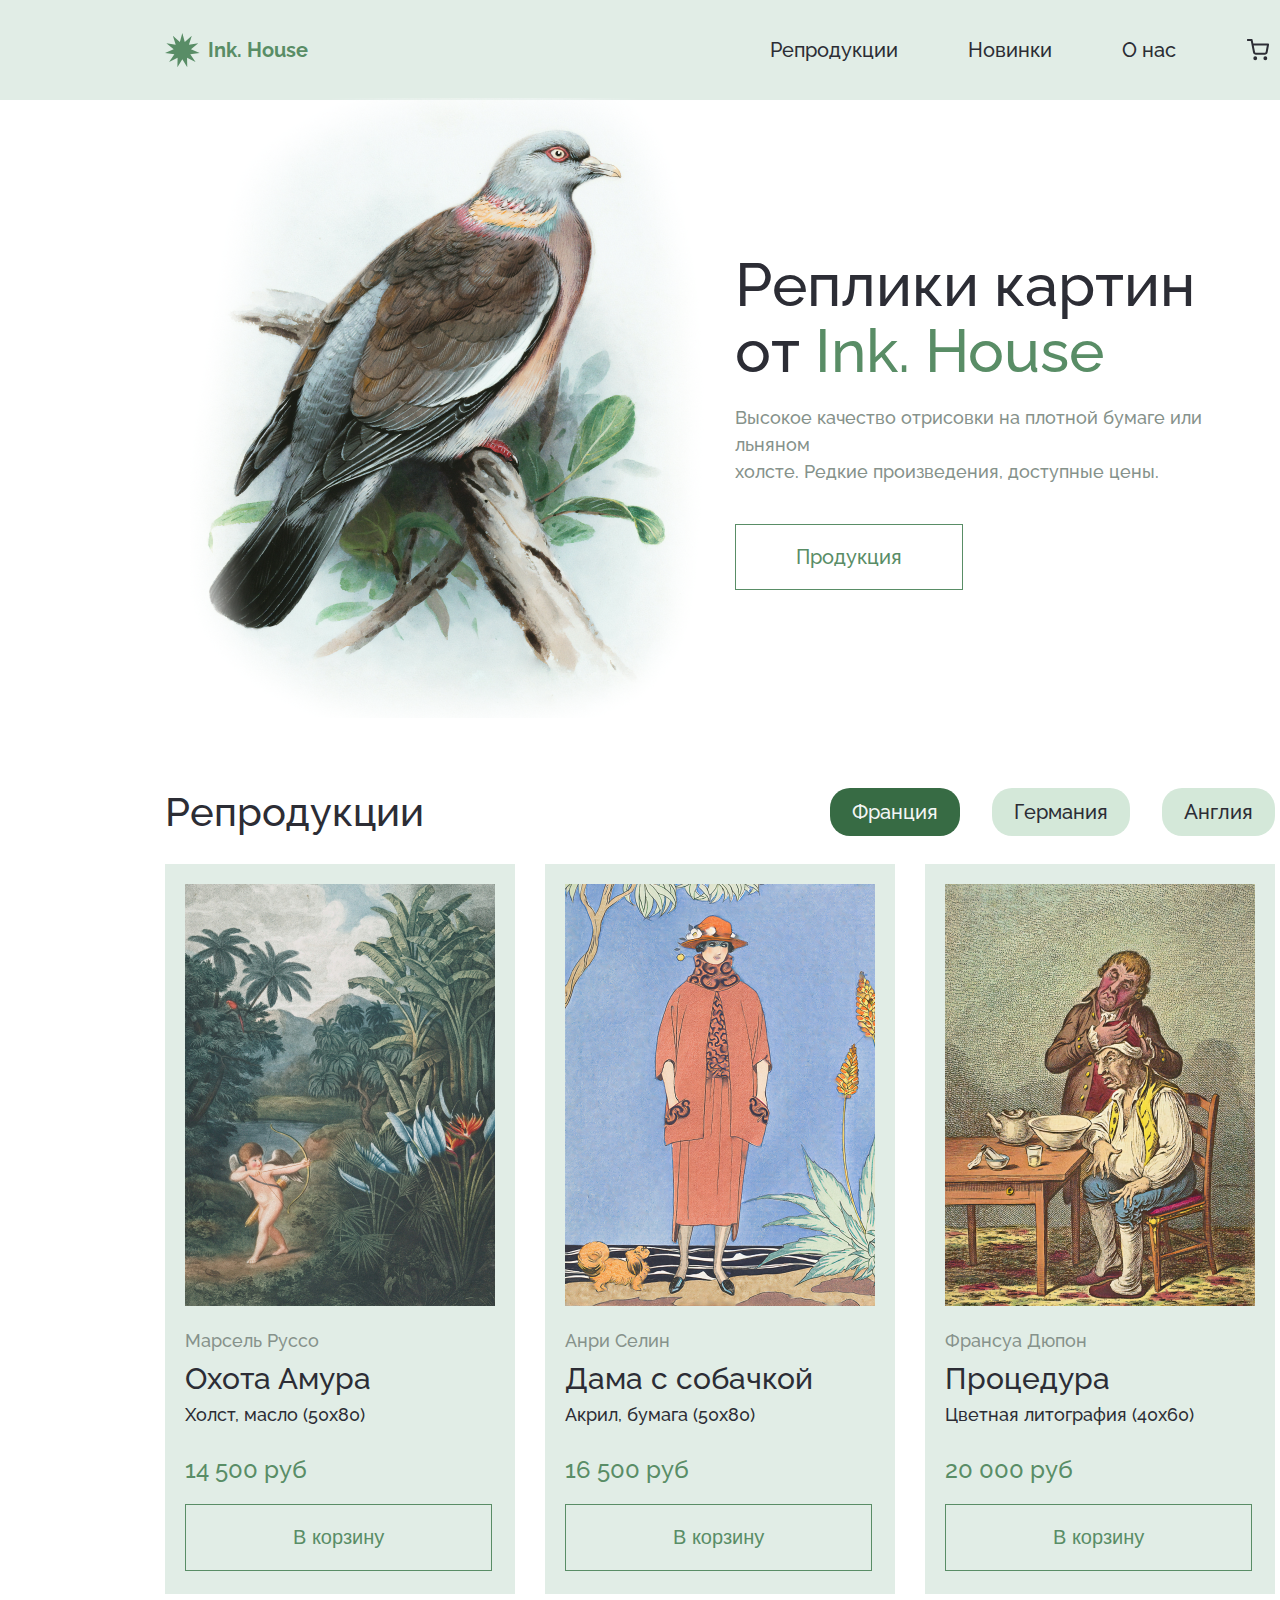
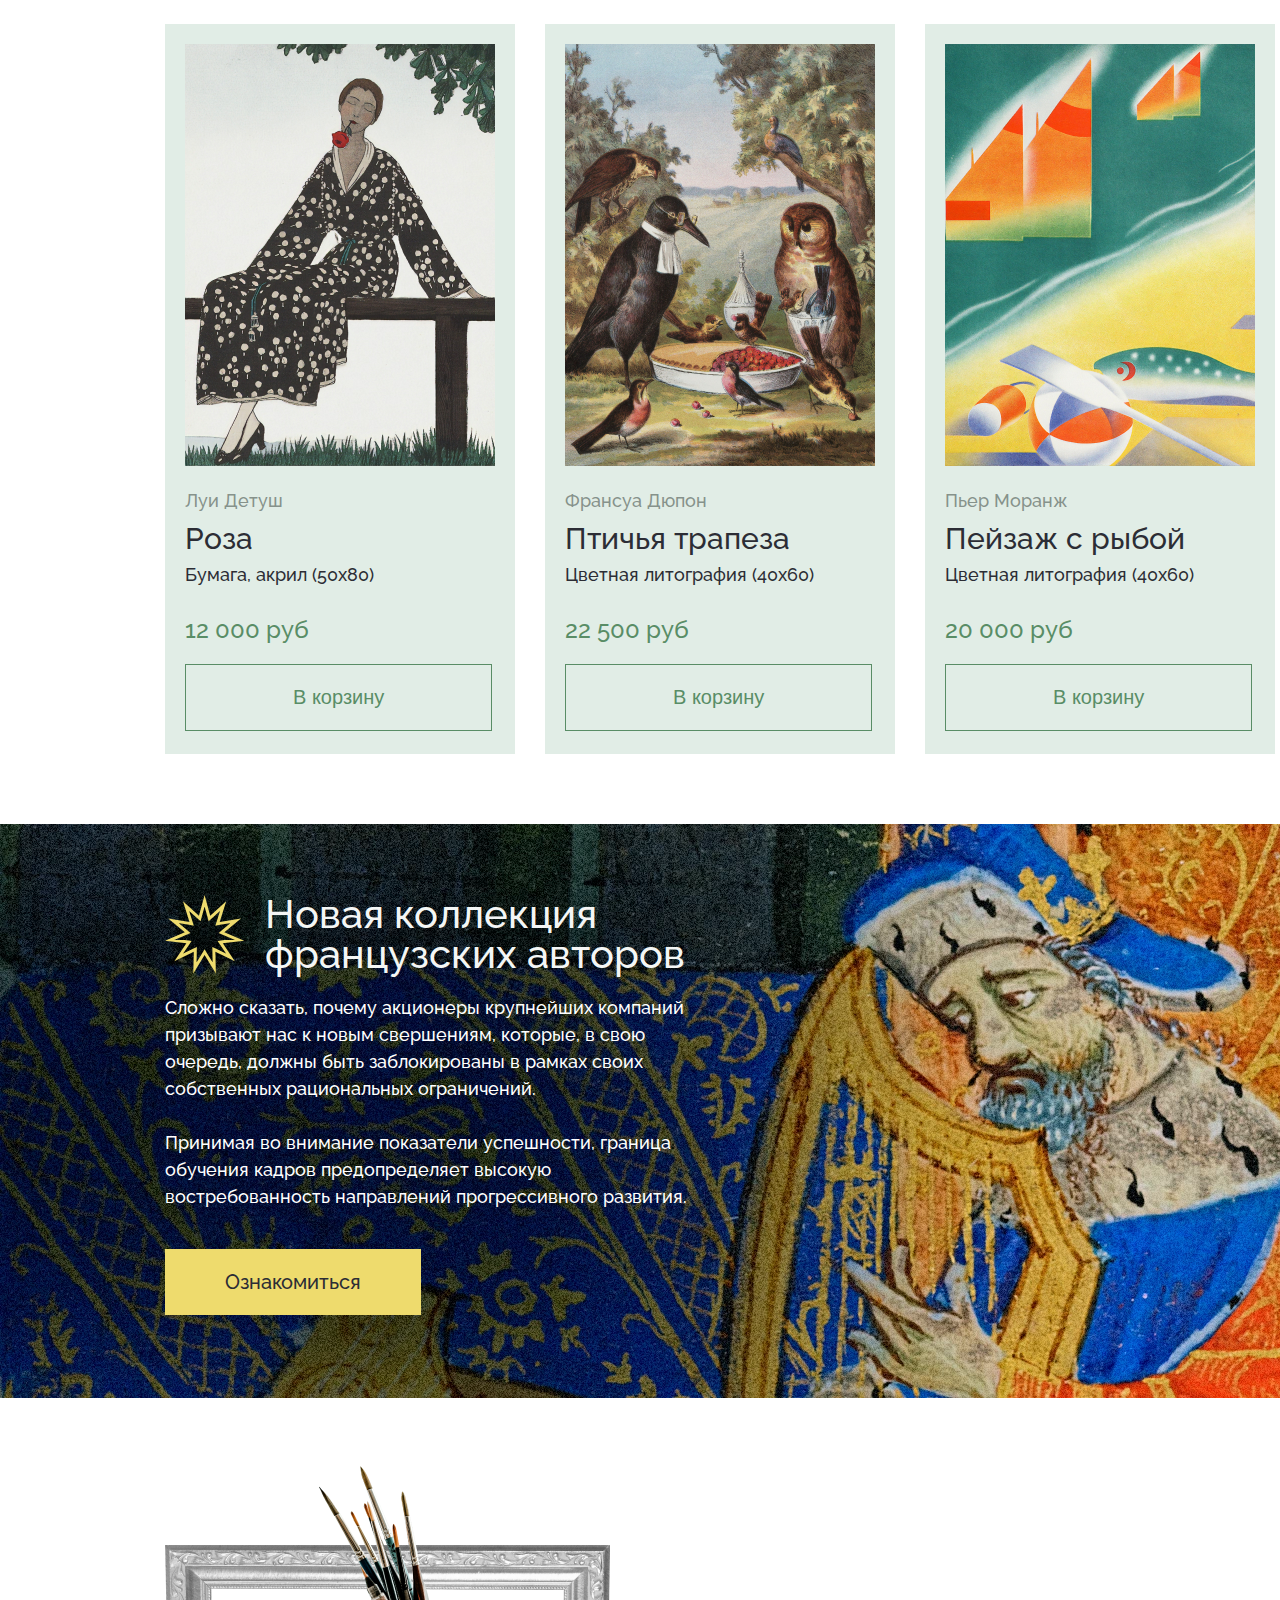
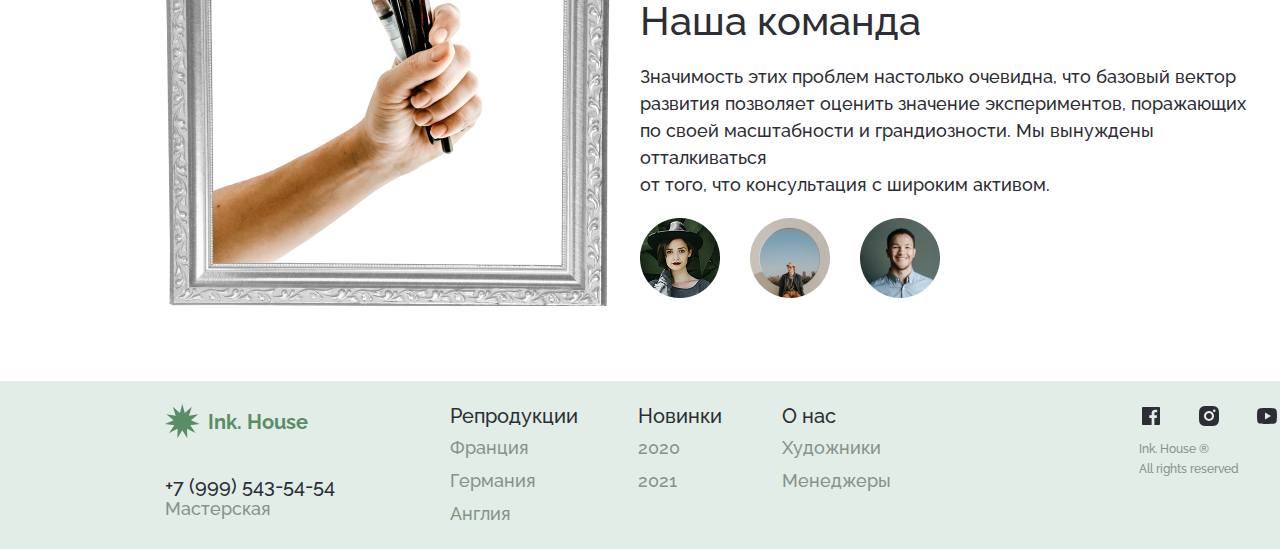
<file: index.html>
<!DOCTYPE html>
<html lang="en">

<head>
	<meta charset="UTF-8">
	<meta name="viewport" content="width=device-width, initial-scale=1.0">
	<title>Реплики картин
		от Ink. House</title>
	<link rel="preconnect" href="https://fonts.googleapis.com">
	<link rel="preconnect" href="https://fonts.gstatic.com" crossorigin>
	<link
		href="https://fonts.googleapis.com/css2?family=Raleway:ital,wght@0,100..900;1,100..900&family=Source+Sans+3:ital,wght@0,200..900;1,200..900&display=swap"
		rel="stylesheet">
	<link rel="stylesheet" href="./css/style.css">
	<link rel="shortcut icon" href="./img/favicon.png" type="image/x-icon">

<body>
	<div class="wrapper">
		<header class="header">
			<div class="logo">
				<img src="./img/logo.svg" alt="logo" class="logo">
				<span class="logo-text">Ink. House</span>
			</div>
			<div class="nav-right">
				<a href="#" class="nav-link">Репродукции</a>
				<a href="#" class="nav-link">Новинки</a>
				<a href="#" class="nav-link">О нас</a>
				<a href="#" class="cart-link">
					<img src="./img/cart.svg" alt="cart">
				</a>
			</div>
		</header>

		<section class="section-hero">
			<div class="hero-img">
				<img src="./img/hero.png" alt="hero">
			</div>
			<div class="hero-content">
				<h1>Реплики картин<br> от <span>Ink. House</span></h1>
				<p>Высокое качество отрисовки на плотной бумаге или льняном<br> холсте. Редкие произведения,
					доступные
					цены.
				</p>
				<a href="#" class="btn-ghost">Продукция</a>
			</div>
		</section>

		<section class="section-repro">
			<div class="section-repro__content">
				<h2>Репродукции</h2>
				<ul>
					<li><a href="index.html" class="active">Франция</a></li>
					<li><a href="germany.html">Германия</a></li>
					<li><a href="england.html">Англия</a></li>
				</ul>
			</div>
			<div class="section-repro__wrapper">
				<div class="section-repro__card">
					<img src="./img/card.jpg" alt="card-1">
					<p class="card-artist">Марсель Руссо</p>
					<h3 class="card-title">Охота Амура</h3>
					<p class="card-details">Холст, масло (50х80)</p>
					<div class="card-footer">
						<span class="card-price">14 500 руб</span>
						<button class="card-button ghost-btn">В корзину</button>
					</div>
				</div>
				<div class="section-repro__card">
					<img src="./img/card2.jpg" alt="card-2">
					<p class="card-artist">Анри Селин</p>
					<h3 class="card-title">Дама с собачкой</h3>
					<p class="card-details">Акрил, бумага (50х80)</p>
					<div class="card-footer">
						<span class="card-price">16 500 руб</span>
						<button class="card-button ghost-btn">В корзину</button>
					</div>
				</div>
				<div class="section-repro__card">
					<img src="./img/card3.jpg" alt="card-3">
					<p class="card-artist">Франсуа Дюпон</p>
					<h3 class="card-title">Процедура</h3>
					<p class="card-details">Цветная литография (40х60)</p>
					<div class="card-footer">
						<span class="card-price">20 000 руб</span>
						<button class="card-button ghost-btn">В корзину</button>
					</div>
				</div>
			</div>

			<div class="section-repro__wrapper">
				<div class="section-repro__card">
					<img src="./img/card4.jpg" alt="card-1">
					<p class="card-artist">Луи Детуш</p>
					<h3 class="card-title">Роза</h3>
					<p class="card-details">Бумага, акрил (50х80)</p>
					<div class="card-footer">
						<span class="card-price">12 000 руб</span>
						<button class="card-button ghost-btn">В корзину</button>
					</div>
				</div>
				<div class="section-repro__card">
					<img src="./img/card5.jpg" alt="card-2">
					<p class="card-artist">Франсуа Дюпон</p>
					<h3 class="card-title">Птичья трапеза</h3>
					<p class="card-details">Цветная литография (40х60)</p>
					<div class="card-footer">
						<span class="card-price">22 500 руб</span>
						<button class="card-button ghost-btn">В корзину</button>
					</div>
				</div>
				<div class="section-repro__card">
					<img src="./img/card6.jpg" alt="card-3">
					<p class="card-artist">Пьер Моранж</p>
					<h3 class="card-title">Пейзаж с рыбой</h3>
					<p class="card-details">Цветная литография (40х60)</p>
					<div class="card-footer">
						<span class="card-price">20 000 руб</span>
						<button class="card-button ghost-btn">В корзину</button>
					</div>
				</div>
			</div>
		</section>

		<section class="banner-wrapper">
			<div class="banner">
				<img src="./img/star2.svg" alt="star" class="banner">
				<p class="banner-text">
					Новая коллекция<br>
					французских авторов
				</p>
			</div>

			<div class="banner-content">
				<p>Сложно сказать, почему акционеры крупнейших компаний<br> призывают нас к новым свершениям, которые, в
					свою<br> очередь,
					должны быть заблокированы в рамках своих<br> собственных рациональных ограничений.
					<br>
					<br>
					Принимая во внимание показатели успешности, граница<br> обучения кадров предопределяет высокую<br>
					востребованность
					направлений прогрессивного развития.
				</p>
				<a href="#">Ознакомиться</a>
			</div>
		</section>

		<section class="section-team">
			<div class="section-team__image-column">
				<img src="./img/ramka.png" alt="Рука держит кисти в рамке">
			</div>

			<div class="section-team__content-column">
				<h3 class="section-team__title">Наша команда</h3>
				<p class="section-team__description">
					Значимость этих проблем настолько очевидна, что базовый
					вектор<br> развития позволяет оценить значение экспериментов,
					поражающих<br> по своей масштабности и грандиозности. Мы
					вынуждены отталкиваться<br> от того, что консультация с широким активом.
				</p>

				<div class="section-team__photos-wrapper">
					<div class="member-photo-container">
						<img src="./img/face.jpg" alt="Член команды 1">
					</div>
					<div class="member-photo-container">
						<img src="./img/face2.jpg" alt="Член команды 2">
					</div>
					<div class="member-photo-container">
						<img src="./img/face3.jpg" alt="Член команды 3">
					</div>
				</div>
			</div>
		</section>

		<section class="section-footer">
			<div class="section-footer__container">
				<div class="section-footer__logo">
					<img class="section-footer__logo-icon" src="./img/star35.svg" alt="star">
					<span class="section-footer__text">Ink. House</span>
				</div>
				<div class="section-footer__column">
					<p class="section-footer__phone">+7 (999) 543-54-54</p>
					<p class="section-footer__workshop">Мастерская</p>
				</div>
			</div>

			<div class="section-footer__links">
				<ul>
					<li class="list-heading">Репродукции</li>
					<li class="list__text">Франция</li>
					<li class="list__text">Германия</li>
					<li class="list__text">Англия</li>
				</ul>

				<ul>
					<li class="list-heading">Новинки</li>
					<li class="list__text">2020</li>
					<li class="list__text">2021</li>
				</ul>

				<ul>
					<li class="list-heading">О нас</li>
					<li class="list__text">Художники</li>
					<li class="list__text">Менеджеры</li>
				</ul>
			</div>

			<div class="section-footer__icons">
				<div>
					<img src="./img/facebook.svg" alt="facebook">
					<img src="./img/instagram.svg" alt="instagram">
					<img src="./img/youtube.svg" alt="youtube">
				</div>

				<div>
					<p>Ink. House ®</p>
					<p>All rights reserved</p>
				</div>
			</div>
		</section>
	</div>

</body>

</html>
</file>
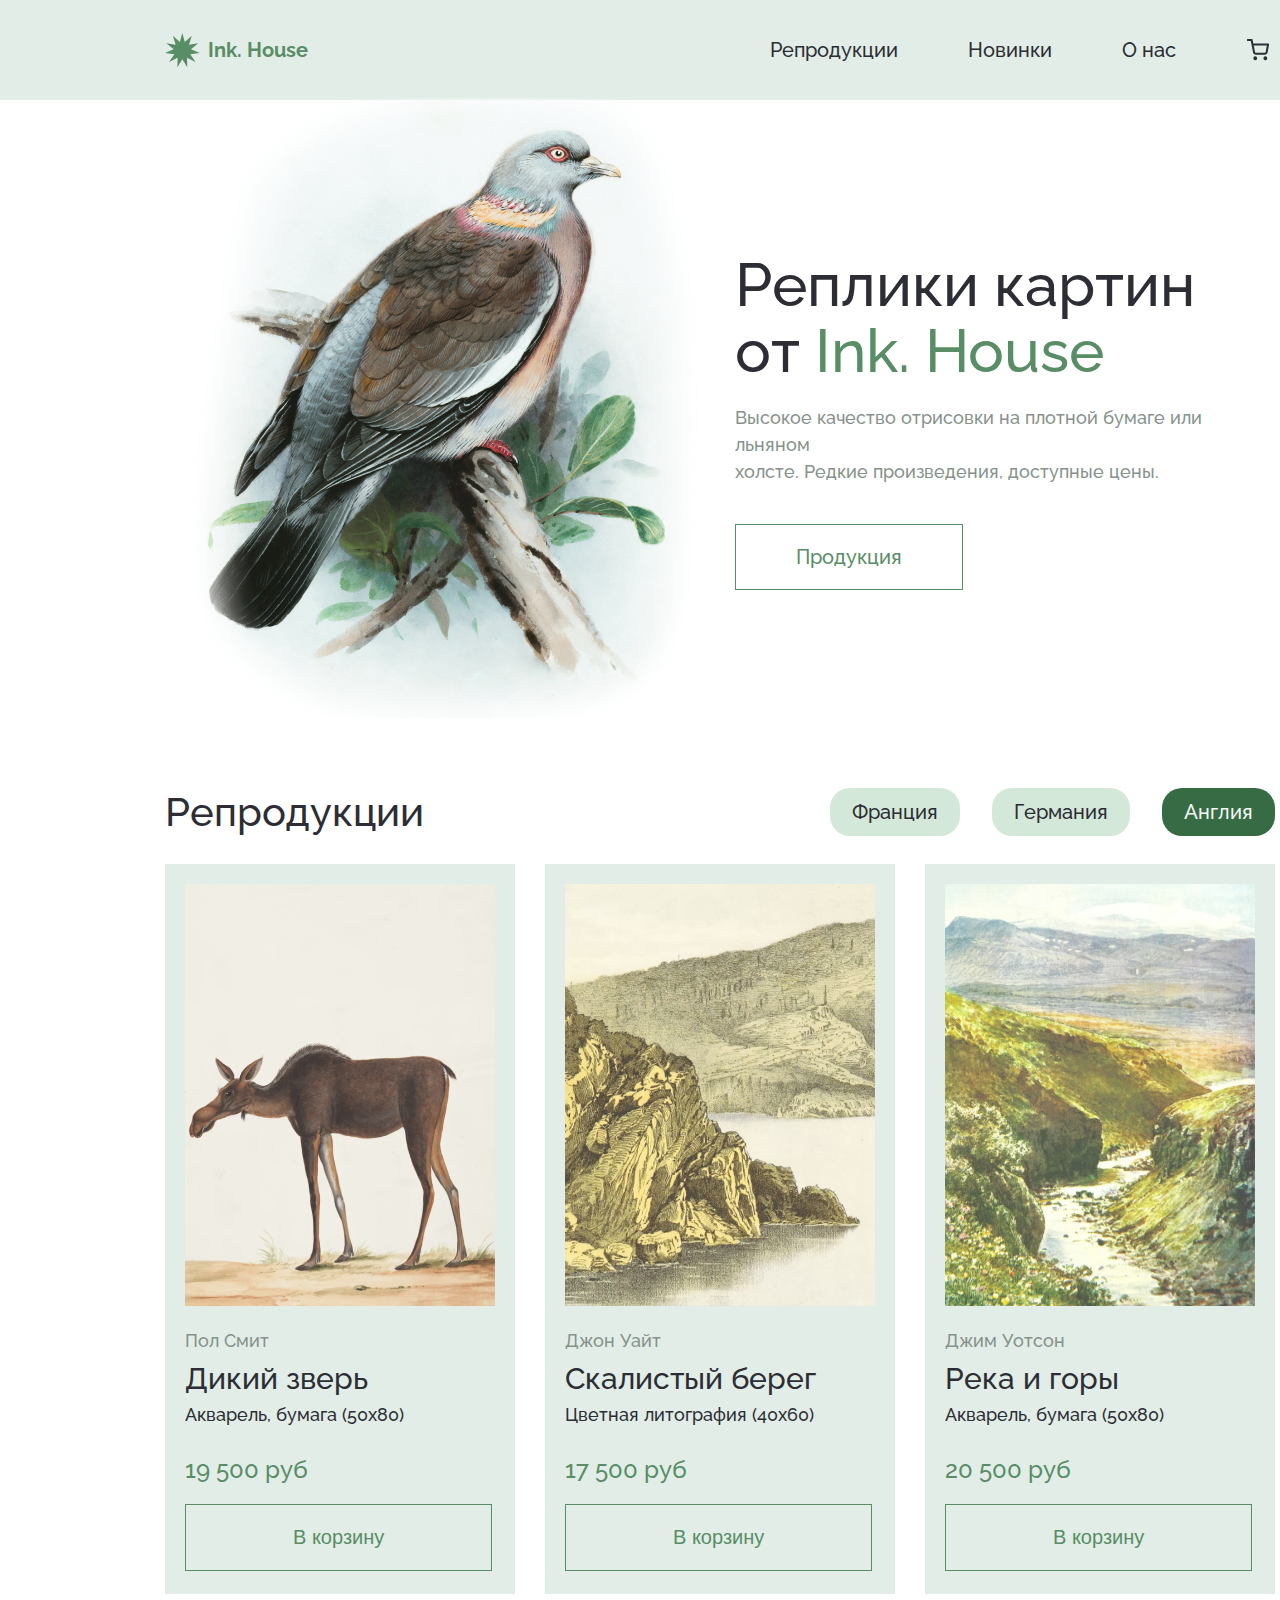
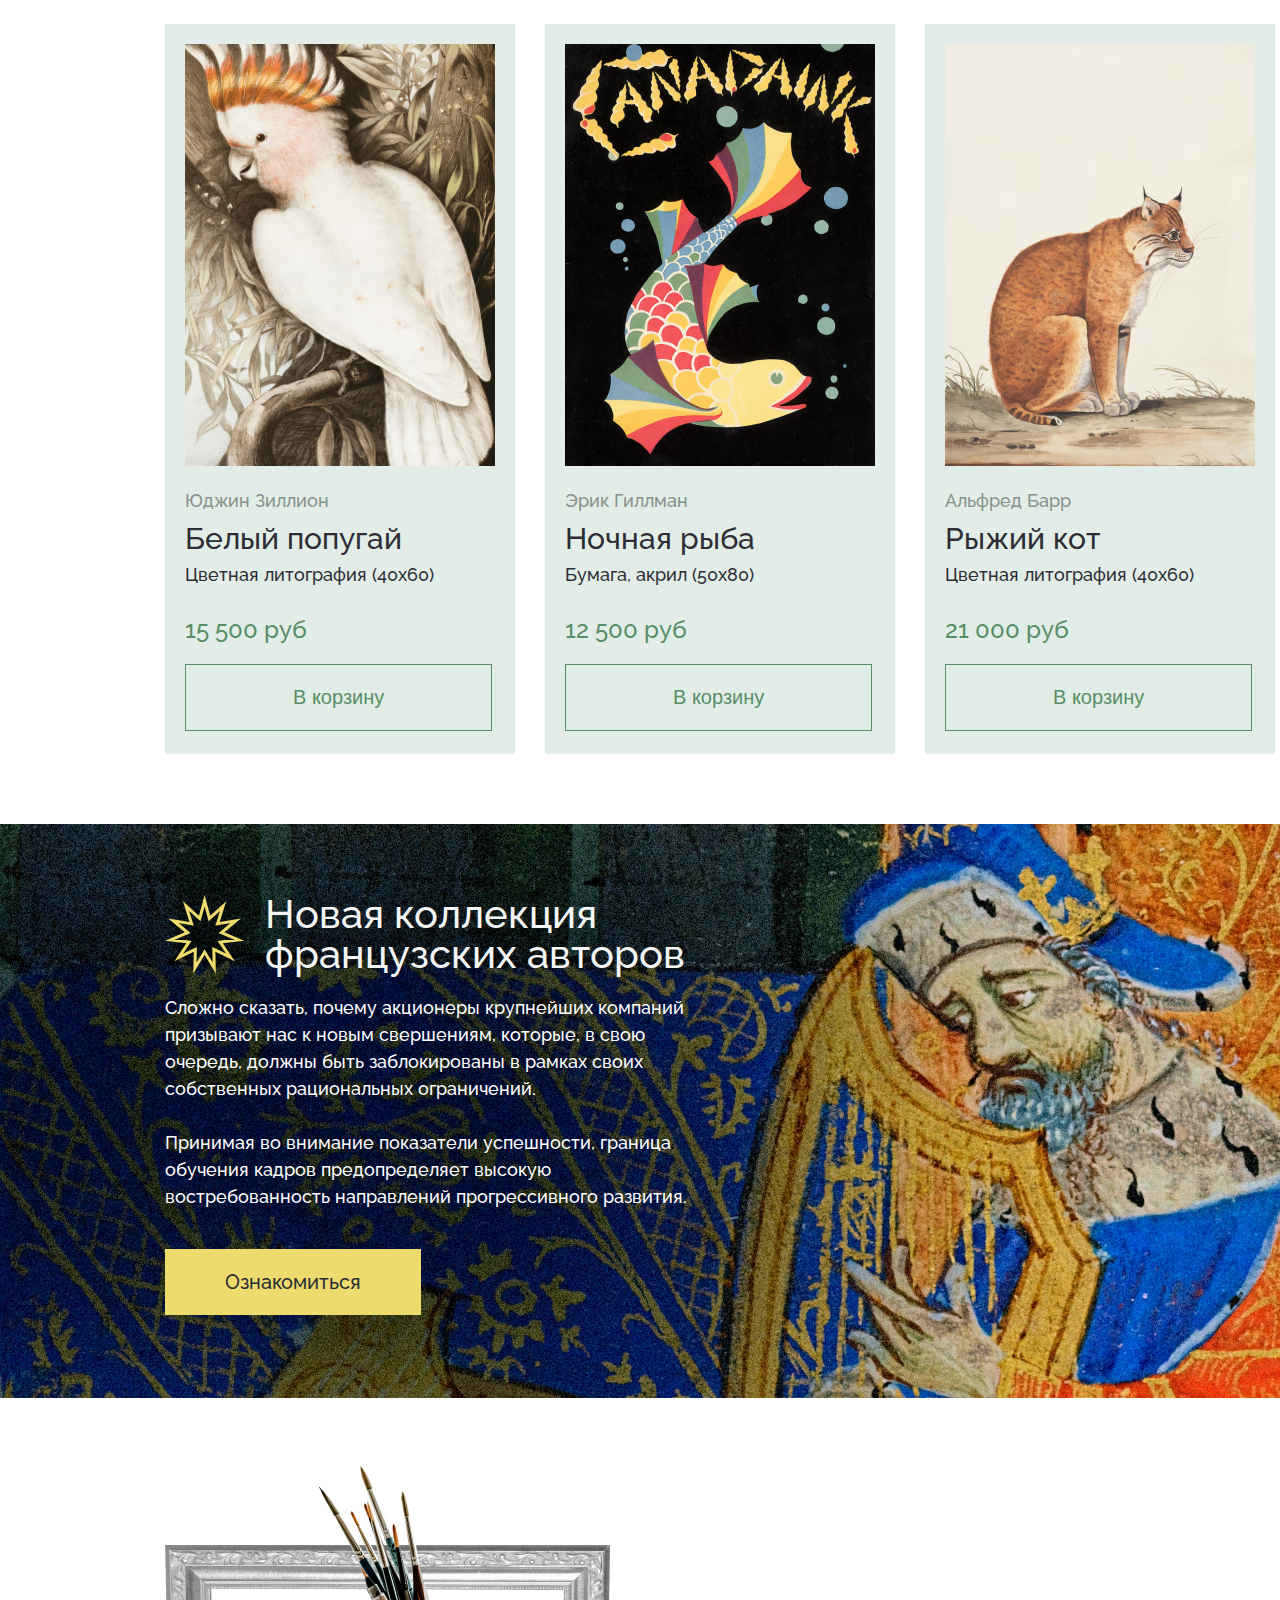
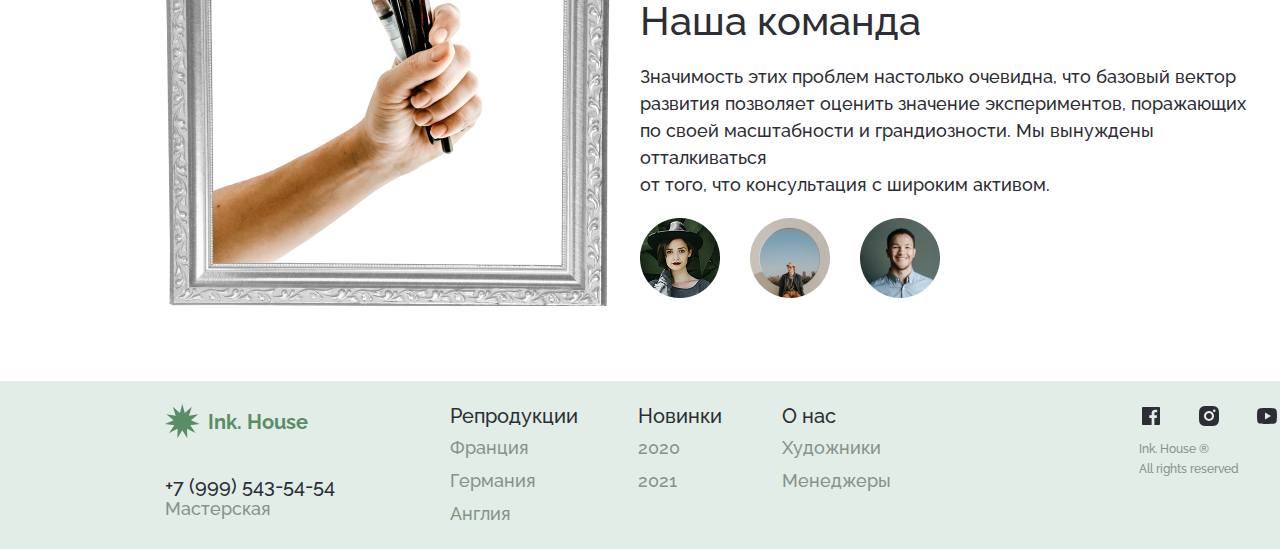
<file: england.html>
<!DOCTYPE html>
<html lang="en">

<html>
<meta charset="UTF-8">
<meta name="viewport" content="width=device-width, initial-scale=1.0">
<title>Реплики картин
	от Ink. House</title>
<link rel="preconnect" href="https://fonts.googleapis.com">
<link rel="preconnect" href="https://fonts.gstatic.com" crossorigin>
<link
	href="https://fonts.googleapis.com/css2?family=Raleway:ital,wght@0,100..900;1,100..900&family=Source+Sans+3:ital,wght@0,200..900;1,200..900&display=swap"
	rel="stylesheet">
<link rel="stylesheet" href="./css/style.css">
<link rel="shortcut icon" href="./img/favicon.png" type="image/x-icon">

<body>
	<div class="wrapper">
		<header class="header">
			<div class="logo">
				<img src="./img/logo.svg" alt="logo" class="logo">
				<span class="logo-text">Ink. House</span>
			</div>
			<div class="nav-right">
				<a href="#" class="nav-link">Репродукции</a>
				<a href="#" class="nav-link">Новинки</a>
				<a href="#" class="nav-link">О нас</a>
				<a href="#" class="cart-link">
					<img src="./img/cart.svg" alt="cart">
				</a>
			</div>
		</header>

		<section class="section-hero">
			<div class="hero-img">
				<img src="./img/hero.png" alt="hero">
			</div>
			<div class="hero-content">
				<h1>Реплики картин<br> от <span>Ink. House</span></h1>
				<p>Высокое качество отрисовки на плотной бумаге или льняном<br> холсте. Редкие произведения,
					доступные
					цены.
				</p>
				<a href="#" class="btn-ghost">Продукция</a>
			</div>
		</section>

		<section class="section-repro">
			<div class="section-repro__content">
				<h2>Репродукции</h2>
				<ul>
					<li><a href="index.html">Франция</a></li>
					<li><a href="germany.html">Германия</a></li>
					<li><a href="england.html" class="active">Англия</a></li>
				</ul>
			</div>
			<div class="section-repro__wrapper">
				<div class="section-repro__card">
					<img src="./img/en1.jpg" alt="card-1">
					<p class="card-artist">Пол Смит</p>
					<h3 class="card-title">Дикий зверь</h3>
					<p class="card-details">Акварель, бумага (50х80)</p>
					<div class="card-footer">
						<span class="card-price">19 500 руб</span>
						<button class="card-button ghost-btn">В корзину</button>
					</div>
				</div>
				<div class="section-repro__card">
					<img src="./img/en2.jpg" alt="card-2">
					<p class="card-artist">Джон Уайт</p>
					<h3 class="card-title">Скалистый берег</h3>
					<p class="card-details">Цветная литография (40х60)</p>
					<div class="card-footer">
						<span class="card-price">17 500 руб</span>
						<button class="card-button ghost-btn">В корзину</button>
					</div>
				</div>
				<div class="section-repro__card">
					<img src="./img/en3.jpg" alt="card-3">
					<p class="card-artist">Джим Уотсон</p>
					<h3 class="card-title">Река и горы</h3>
					<p class="card-details">Акварель, бумага (50х80)</p>
					<div class="card-footer">
						<span class="card-price">20 500 руб</span>
						<button class="card-button ghost-btn">В корзину</button>
					</div>
				</div>
			</div>

			<div class="section-repro__wrapper">
				<div class="section-repro__card">
					<img src="./img/en4.jpg" alt="card-1">
					<p class="card-artist">Юджин Зиллион</p>
					<h3 class="card-title">Белый попугай</h3>
					<p class="card-details">Цветная литография (40х60)</p>
					<div class="card-footer">
						<span class="card-price">15 500 руб</span>
						<button class="card-button ghost-btn">В корзину</button>
					</div>
				</div>
				<div class="section-repro__card">
					<img src="./img/en5.jpg" alt="card-2">
					<p class="card-artist">Эрик Гиллман</p>
					<h3 class="card-title">Ночная рыба</h3>
					<p class="card-details">Бумага, акрил (50х80)</p>
					<div class="card-footer">
						<span class="card-price">12 500 руб</span>
						<button class="card-button ghost-btn">В корзину</button>
					</div>
				</div>
				<div class="section-repro__card">
					<img src="./img/en6.jpg" alt="card-3">
					<p class="card-artist">Альфред Барр</p>
					<h3 class="card-title">Рыжий кот</h3>
					<p class="card-details">Цветная литография (40х60)</p>
					<div class="card-footer">
						<span class="card-price">21 000 руб</span>
						<button class="card-button ghost-btn">В корзину</button>
					</div>
				</div>
			</div>
		</section>

		<section class="banner-wrapper">
			<div class="banner">
				<img src="./img/star2.svg" alt="star" class="banner">
				<p class="banner-text">
					Новая коллекция<br>
					французских авторов
				</p>
			</div>

			<div class="banner-content">
				<p>Сложно сказать, почему акционеры крупнейших компаний<br> призывают нас к новым свершениям, которые, в
					свою<br> очередь,
					должны быть заблокированы в рамках своих<br> собственных рациональных ограничений.
					<br>
					<br>
					Принимая во внимание показатели успешности, граница<br> обучения кадров предопределяет высокую<br>
					востребованность
					направлений прогрессивного развития.
				</p>
				<a href="#">Ознакомиться</a>
			</div>
		</section>

		<section class="section-team">
			<div class="section-team__image-column">
				<img src="./img/ramka.png" alt="Рука держит кисти в рамке">
			</div>

			<div class="section-team__content-column">
				<h3 class="section-team__title">Наша команда</h3>
				<p class="section-team__description">
					Значимость этих проблем настолько очевидна, что базовый
					вектор<br> развития позволяет оценить значение экспериментов,
					поражающих<br> по своей масштабности и грандиозности. Мы
					вынуждены отталкиваться<br> от того, что консультация с широким активом.
				</p>

				<div class="section-team__photos-wrapper">
					<div class="member-photo-container">
						<img src="./img/face.jpg" alt="Член команды 1">
					</div>
					<div class="member-photo-container">
						<img src="./img/face2.jpg" alt="Член команды 2">
					</div>
					<div class="member-photo-container">
						<img src="./img/face3.jpg" alt="Член команды 3">
					</div>
				</div>
			</div>
		</section>

		<section class="section-footer">
			<div class="section-footer__container">
				<div class="section-footer__logo">
					<img class="section-footer__logo-icon" src="./img/star35.svg" alt="star">
					<span class="section-footer__text">Ink. House</span>
				</div>
				<div class="section-footer__column">
					<p class="section-footer__phone">+7 (999) 543-54-54</p>
					<p class="section-footer__workshop">Мастерская</p>
				</div>
			</div>

			<div class="section-footer__links">
				<ul>
					<li class="list-heading">Репродукции</li>
					<li class="list__text">Франция</li>
					<li class="list__text">Германия</li>
					<li class="list__text">Англия</li>
				</ul>

				<ul>
					<li class="list-heading">Новинки</li>
					<li class="list__text">2020</li>
					<li class="list__text">2021</li>
				</ul>

				<ul>
					<li class="list-heading">О нас</li>
					<li class="list__text">Художники</li>
					<li class="list__text">Менеджеры</li>
				</ul>
			</div>

			<div class="section-footer__icons">
				<div>
					<img src="./img/facebook.svg" alt="facebook">
					<img src="./img/instagram.svg" alt="instagram">
					<img src="./img/youtube.svg" alt="youtube">
				</div>

				<div>
					<p>Ink. House ®</p>
					<p>All rights reserved</p>
				</div>
			</div>
		</section>
	</div>

</body>

</html>
</file>
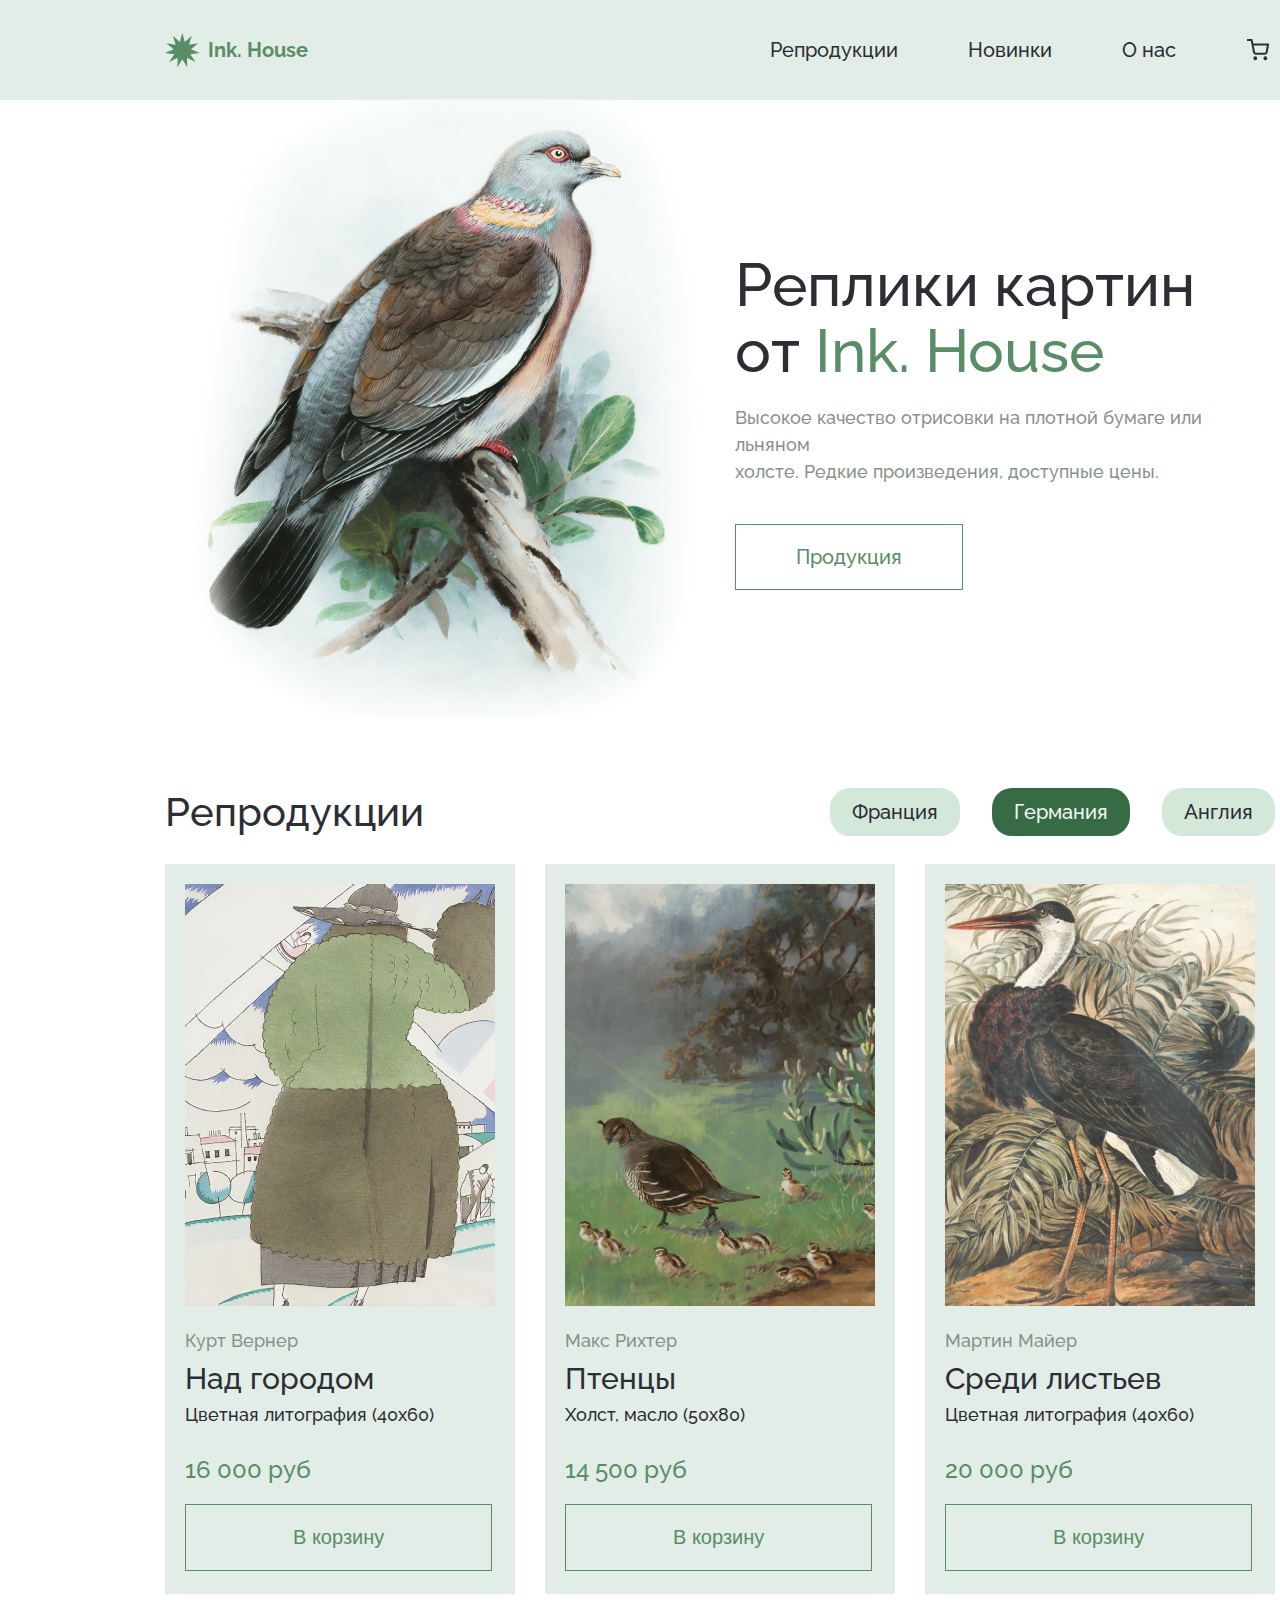
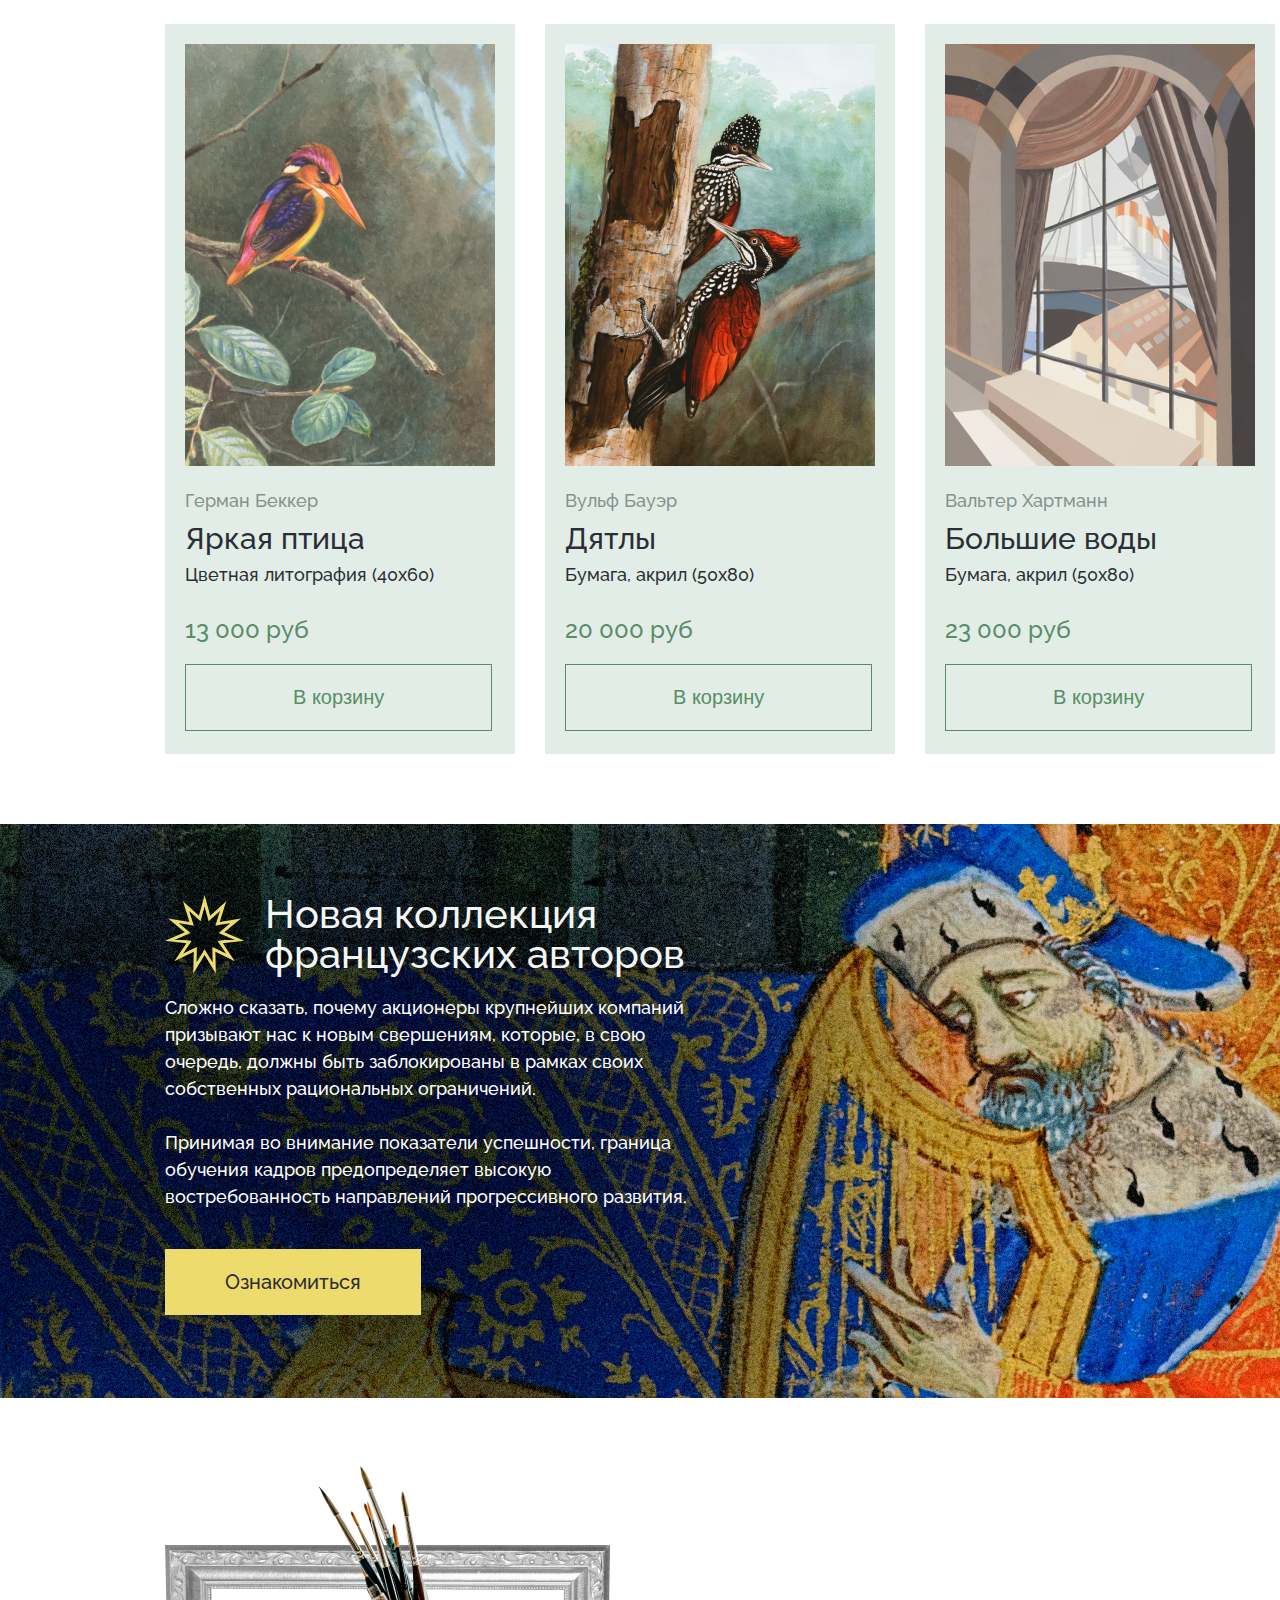
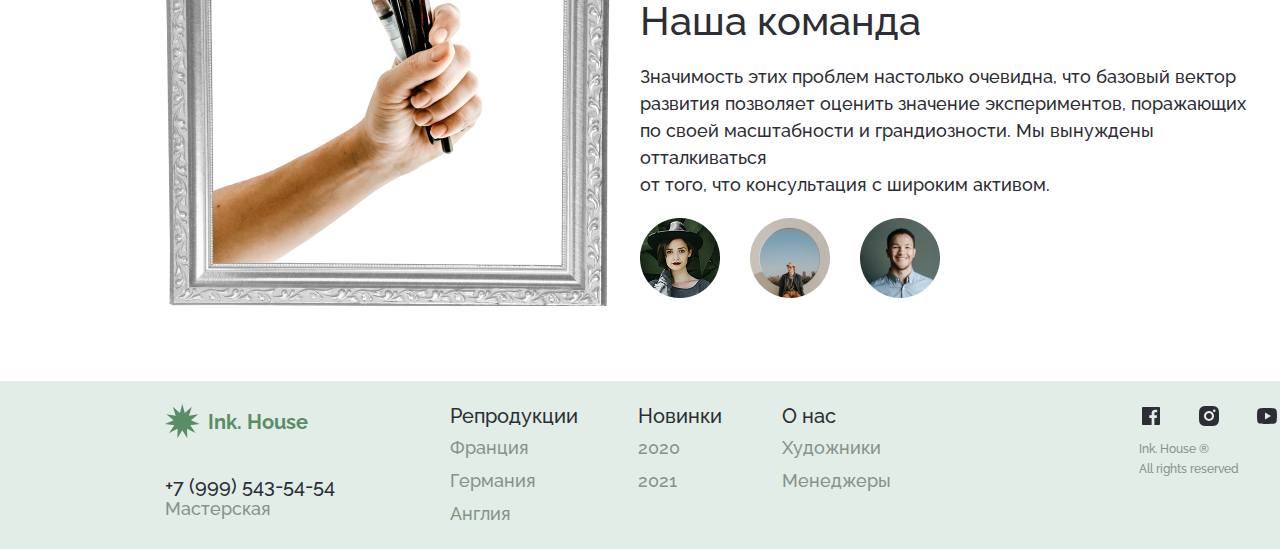
<file: germany.html>
<!DOCTYPE html>
<html lang="en">

<head>
	<meta charset="UTF-8">
	<meta name="viewport" content="width=device-width, initial-scale=1.0">
	<title>Реплики картин
		от Ink. House</title>
	<link rel="preconnect" href="https://fonts.googleapis.com">
	<link rel="preconnect" href="https://fonts.gstatic.com" crossorigin>
	<link
		href="https://fonts.googleapis.com/css2?family=Raleway:ital,wght@0,100..900;1,100..900&family=Source+Sans+3:ital,wght@0,200..900;1,200..900&display=swap"
		rel="stylesheet">
	<link rel="stylesheet" href="./css/style.css">
	<link rel="shortcut icon" href="./img/favicon.png" type="image/x-icon">

<body>
	<div class="wrapper">
		<header class="header">
			<div class="logo">
				<img src="./img/logo.svg" alt="logo" class="logo">
				<span class="logo-text">Ink. House</span>
			</div>
			<div class="nav-right">
				<a href="#" class="nav-link">Репродукции</a>
				<a href="#" class="nav-link">Новинки</a>
				<a href="#" class="nav-link">О нас</a>
				<a href="#" class="cart-link">
					<img src="./img/cart.svg" alt="cart">
				</a>
			</div>
		</header>

		<section class="section-hero">
			<div class="hero-img">
				<img src="./img/hero.png" alt="hero">
			</div>
			<div class="hero-content">
				<h1>Реплики картин<br> от <span>Ink. House</span></h1>
				<p>Высокое качество отрисовки на плотной бумаге или льняном<br> холсте. Редкие произведения,
					доступные
					цены.
				</p>
				<a href="#" class="btn-ghost">Продукция</a>
			</div>
		</section>

		<section class="section-repro">
			<div class="section-repro__content">
				<h2>Репродукции</h2>
				<ul>
					<li><a href="index.html">Франция</a></li>
					<li><a href="germany.html" class="active">Германия</a></li>
					<li><a href="england.html">Англия</a></li>
				</ul>
			</div>
			<div class="section-repro__wrapper">
				<div class="section-repro__card">
					<img src="./img/g1.jpg" alt="card-1">
					<p class="card-artist">Курт Вернер</p>
					<h3 class="card-title">Над городом</h3>
					<p class="card-details">Цветная литография (40х60)</p>
					<div class="card-footer">
						<span class="card-price">16 000 руб</span>
						<button class="card-button ghost-btn">В корзину</button>
					</div>
				</div>
				<div class="section-repro__card">
					<img src="./img/g2.jpg" alt="card-2">
					<p class="card-artist">Макс Рихтер</p>
					<h3 class="card-title">Птенцы</h3>
					<p class="card-details">Холст, масло (50х80)</p>
					<div class="card-footer">
						<span class="card-price">14 500 руб</span>
						<button class="card-button ghost-btn">В корзину</button>
					</div>
				</div>
				<div class="section-repro__card">
					<img src="./img/g3.jpg" alt="card-3">
					<p class="card-artist">Мартин Майер</p>
					<h3 class="card-title">Среди листьев</h3>
					<p class="card-details">Цветная литография (40х60)</p>
					<div class="card-footer">
						<span class="card-price">20 000 руб</span>
						<button class="card-button ghost-btn">В корзину</button>
					</div>
				</div>
			</div>

			<div class="section-repro__wrapper">
				<div class="section-repro__card">
					<img src="./img/g4.jpg" alt="card-1">
					<p class="card-artist">Герман Беккер</p>
					<h3 class="card-title">Яркая птица</h3>
					<p class="card-details">Цветная литография (40х60)</p>
					<div class="card-footer">
						<span class="card-price">13 000 руб</span>
						<button class="card-button ghost-btn">В корзину</button>
					</div>
				</div>
				<div class="section-repro__card">
					<img src="./img/g5.jpg" alt="card-2">
					<p class="card-artist">Вульф Бауэр</p>
					<h3 class="card-title">Дятлы</h3>
					<p class="card-details">Бумага, акрил (50х80)</p>
					<div class="card-footer">
						<span class="card-price">20 000 руб</span>
						<button class="card-button ghost-btn">В корзину</button>
					</div>
				</div>
				<div class="section-repro__card">
					<img src="./img/g6.jpg" alt="card-3">
					<p class="card-artist">Вальтер Хартманн</p>
					<h3 class="card-title">Большие воды</h3>
					<p class="card-details">Бумага, акрил (50х80)</p>
					<div class="card-footer">
						<span class="card-price">23 000 руб</span>
						<button class="card-button ghost-btn">В корзину</button>
					</div>
				</div>
			</div>
		</section>

		<section class="banner-wrapper">
			<div class="banner">
				<img src="./img/star2.svg" alt="star" class="banner">
				<p class="banner-text">
					Новая коллекция<br>
					французских авторов
				</p>
			</div>

			<div class="banner-content">
				<p>Сложно сказать, почему акционеры крупнейших компаний<br> призывают нас к новым свершениям, которые, в
					свою<br> очередь,
					должны быть заблокированы в рамках своих<br> собственных рациональных ограничений.
					<br>
					<br>
					Принимая во внимание показатели успешности, граница<br> обучения кадров предопределяет высокую<br>
					востребованность
					направлений прогрессивного развития.
				</p>
				<a href="#">Ознакомиться</a>
			</div>
		</section>

		<section class="section-team">
			<div class="section-team__image-column">
				<img src="./img/ramka.png" alt="Рука держит кисти в рамке">
			</div>

			<div class="section-team__content-column">
				<h3 class="section-team__title">Наша команда</h3>
				<p class="section-team__description">
					Значимость этих проблем настолько очевидна, что базовый
					вектор<br> развития позволяет оценить значение экспериментов,
					поражающих<br> по своей масштабности и грандиозности. Мы
					вынуждены отталкиваться<br> от того, что консультация с широким активом.
				</p>

				<div class="section-team__photos-wrapper">
					<div class="member-photo-container">
						<img src="./img/face.jpg" alt="Член команды 1">
					</div>
					<div class="member-photo-container">
						<img src="./img/face2.jpg" alt="Член команды 2">
					</div>
					<div class="member-photo-container">
						<img src="./img/face3.jpg" alt="Член команды 3">
					</div>
				</div>
			</div>
		</section>

		<section class="section-footer">
			<div class="section-footer__container">
				<div class="section-footer__logo">
					<img class="section-footer__logo-icon" src="./img/star35.svg" alt="star">
					<span class="section-footer__text">Ink. House</span>
				</div>
				<div class="section-footer__column">
					<p class="section-footer__phone">+7 (999) 543-54-54</p>
					<p class="section-footer__workshop">Мастерская</p>
				</div>
			</div>

			<div class="section-footer__links">
				<ul>
					<li class="list-heading">Репродукции</li>
					<li class="list__text">Франция</li>
					<li class="list__text">Германия</li>
					<li class="list__text">Англия</li>
				</ul>

				<ul>
					<li class="list-heading">Новинки</li>
					<li class="list__text">2020</li>
					<li class="list__text">2021</li>
				</ul>

				<ul>
					<li class="list-heading">О нас</li>
					<li class="list__text">Художники</li>
					<li class="list__text">Менеджеры</li>
				</ul>
			</div>

			<div class="section-footer__icons">
				<div>
					<img src="./img/facebook.svg" alt="facebook">
					<img src="./img/instagram.svg" alt="instagram">
					<img src="./img/youtube.svg" alt="youtube">
				</div>

				<div>
					<p>Ink. House ®</p>
					<p>All rights reserved</p>
				</div>
			</div>
		</section>
	</div>

</body>

</html>
</file>
<file: css/style.css>
* {
	margin: 0;
	padding: 0;
	box-sizing: border-box;
}

/* Header */

.wrapper {
	width: 1440px;
	height: 3746px;
	margin: 0 auto;
}

.header {
	display: flex;
	align-items: center;
	justify-content: space-between;

	padding: 0 165px;
	height: 100px;
	margin: 0 auto;
	background: #e1ede6;

}

.logo {
	display: flex;
	align-items: center;
	gap: 8px;
}

.logo-text {
	font-family: "Raleway", sans-serif;
	font-weight: 700;
	font-size: 20px;
	color: #598d66;
	text-align: center;
}

/* header right-block */

.nav-right {
	display: flex;
	align-items: center;
	gap: 60px;
}

.nav-link,
.cart-link,
.nav-right a {
	font-family: "Raleway", sans-serif;
	text-decoration: none;
	color: #2c2d35;
	font-size: 20px;
	font-weight: 500;
	background: transparent;
	border: none;

	display: flex;
	align-items: center;
	padding: 0px 5px;

}

.nav-right a {
	outline: none;
}

.nav-right a:hover {
	color: #598d66;
}

.nav-right a:focus {
	padding: 0px 5px;
	color: #2c2d35;
	background: #d4e8d9;
}

.nav-right a:active {
	color: #376b44;
}

/* header-cart */



/* Section */

.section-hero {
	width: 1110px;
	height: 620px;
	margin: 0 auto;

	display: flex;
	flex-direction: row;
	justify-content: space-between;
	align-items: center;
	gap: 30px;
	margin-bottom: 70px;
	position: relative;
}

.hero-content h1 {
	font-family: "Raleway", sans-serif;
	font-weight: 500;
	font-size: 60px;
	line-height: 110%;
	color: #2c2d35;
	margin-bottom: 20px;
}

.hero-content span {
	font-family: "Raleway", sans-serif;
	color: #598d66;
}

.hero-content p {
	font-family: "Raleway", sans-serif;
	font-weight: 500;
	font-size: 18px;
	line-height: 150%;
	color: #86928b;
	margin-bottom: 60px;
}

.hero-content a {
	font-family: "Raleway", sans-serif;
	font-weight: 500;
	font-size: 20px;
	color: #598d66;
	text-decoration: none;
}

.hero-content a:hover {
	background: #598d66;
	color: #f4f6f5;
}

.hero-content a:focus {
	background: #d4e8d9;
	color: #f4f6f5;
}

.hero-content a:active {
	background: #376b44;
}

.hero-content a,
.ghost-btn {
	border: 1px solid #598d66;
	padding: 20px 60px;
}

/* Section Repro */

.section-repro {
	width: 1110px;
	height: 1564px;
	margin: 0 auto;
}

.section-repro__content {
	width: 1110px;
	height: 44px;
	display: flex;
	flex-direction: row;
	justify-content: space-between;
	align-items: center;
}

.section-repro__content h2 {
	font-family: "Raleway", sans-serif;
	font-weight: 500;
	font-size: 40px;
	line-height: 110%;
	color: #2c2d35;
}

.section-repro__content ul {
	list-style: none;
	padding: 0;
	margin: 0;
	display: flex;
	gap: 32px;
}

.section-repro__content a {
	padding: 10px 20px;
	background: #d4e8d9;
	border-radius: 20px;
	text-decoration: none;
	font-weight: 500;
	font-size: 20px;
	color: #2c2d35;
	font-family: "Raleway", sans-serif;
	border: 2px solid transparent;
}

.section-repro__content a:hover {
	color: #f4f6f5;
	background: #598d66;
}

.section-repro__content a:focus {
	border: 2px solid #598d66;
}

.section-repro__content a:active,
.section-repro__content a.active {
	background: #376b44;
	color: #f4f6f5;
}

.section-repro__wrapper {
	width: 1110px;
	height: 730px;
	margin-top: 30px;
	display: flex;
	flex-direction: row;
	gap: 30px;
}

.section-repro__card {
	flex: 1;
	width: 350px;
	background: #e1ede6;
	padding: 20px 20px;
}

.section-repro__card img {
	padding-bottom: 20px;
}

.card-artist {
	font-family: "Raleway", sans-serif;
	font-weight: 500;
	font-size: 18px;
	color: #86928b;
	padding-bottom: 10px;
}

.card-title {
	font-family: "Raleway", sans-serif;
	font-weight: 500;
	font-size: 30px;
	color: #2c2d35;
	padding-bottom: 8px;
}

.card-details {
	font-family: "Raleway", sans-serif;
	font-weight: 500;
	font-size: 18px;
	color: #2c2d35;
	margin-bottom: 30px;
}

.card-price {
	font-family: "Raleway", sans-serif;
	font-weight: 500;
	font-size: 24px;
	color: #598d66;
}

.card-button {
	padding: 21px 107px;
	font-weight: 500;
	font-size: 20px;
	color: #598d66;
	margin-top: 20px;
	border: 1px solid #598d66;
	background-color: #E1EDE6;
	cursor: pointer;
}

/* banner-wrapper */

.banner-wrapper {
	min-height: 574px;
	padding-top: 70px;
	margin-top: 70px;
	padding-left: 165px;

	background-image: url('../img/pic_background.webp');
}

.banner {
	display: flex;
	align-items: center;
	gap: 20px;
}

.banner-text {
	font-family: "Raleway", sans-serif;
	font-weight: 500;
	font-size: 40px;
	line-height: 100%;
	color: #f4f6f5;
}

.banner-content p {
	font-family: "Raleway", sans-serif;
	font-weight: 500;
	font-size: 18px;
	line-height: 150%;
	color: #fff;
	padding-top: 20px;
	margin-bottom: 60px;
}

.banner-content a {
	font-family: "Raleway", sans-serif;
	padding: 21px 60px;
	background-color: #eedb6d;
	font-weight: 500;
	font-size: 20px;
	color: #2c2d35;
	text-decoration: none;
	cursor: pointer;
}

.banner-content a:hover {
	background-color: #faeb97;
}

.banner-content a:focus {
	border: 1px solid #a38314;
}

.banner-content a:active {
	background-color: #d9b949;
}

/* Section Team */

.section-team {
	display: flex;
	align-items: center;
	max-width: 1110px;
	margin: 0 auto;
	margin-top: 68px;
	gap: 30px;
	padding-bottom: 70px;
}

.section-team__title {
	font-family: "Raleway", sans-serif;
	font-weight: 500;
	font-size: 40px;
	line-height: 110%;
	color: #2c2d35;
	padding-top: 124px;
}

.section-team__description {
	font-family: "Raleway", sans-serif;
	font-weight: 500;
	font-size: 18px;
	line-height: 150%;
	color: #2c2d35;
	margin-top: 20px;
}

.section-team__photos-wrapper {
	display: flex;
	gap: 30px;
	margin-top: 20px;

}

/* Section Footer */

.section-footer {
	display: flex;
	padding-top: 23px;

	height: 168px;
	margin: 0 auto;
	background: #e1ede6;
}

.section-footer__container {
	display: flex;
	flex-direction: column;
	gap: 35px;
	margin-left: 165px;
}

.section-footer__logo {
	display: flex;
	align-items: center;
	gap: 8px;
}

.section-footer__logo-icon {
	font-family: "Raleway", sans-serif;
	font-weight: 700;
	font-size: 20px;
	color: #598d66;
	text-align: center;
}

.section-footer__text {
	font-family: "Raleway", sans-serif;
	font-weight: 700;
	font-size: 20px;
	color: #598d66;
}

.section-footer__column {
	display: flex;
	flex-direction: column;
	justify-content: flex-end;
}

.section-footer__phone {
	font-family: "Raleway", sans-serif;
	font-weight: 500;
	font-size: 20px;
	color: #2c2d35;
	gap: 8px;
}

.section-footer__workshop {
	font-family: "Raleway", sans-serif;
	font-weight: 500;
	font-size: 18px;
	color: #86928b;
}

/* Section Footer Links */

.section-footer__links {
	display: flex;
	align-items: flex-start;
	flex-direction: row;

	margin-left: 115px;
	gap: 60px;
}

.section-footer__links li {
	list-style: none;
	margin-bottom: 6px;
}

.list-heading {
	font-family: "Raleway", sans-serif;
	font-weight: 500;
	font-size: 20px;
	color: #2c2d35;
}

.list__text {
	font-family: "Raleway", sans-serif;
	font-weight: 500;
	font-size: 18px;
	line-height: 150%;
	color: #86928b;
}

/* Section footer 3 */

.section-footer__icons {
	margin-left: 248px;
}

.section-footer__icons img {
	margin-right: 30px;
	margin-bottom: 10px;
}

.section-footer__icons p {
	font-family: "Raleway", sans-serif;
	font-weight: 500;
	font-size: 12px;
	line-height: 120%;
	color: #86928b;
	margin-bottom: 6px;
}
</file>
